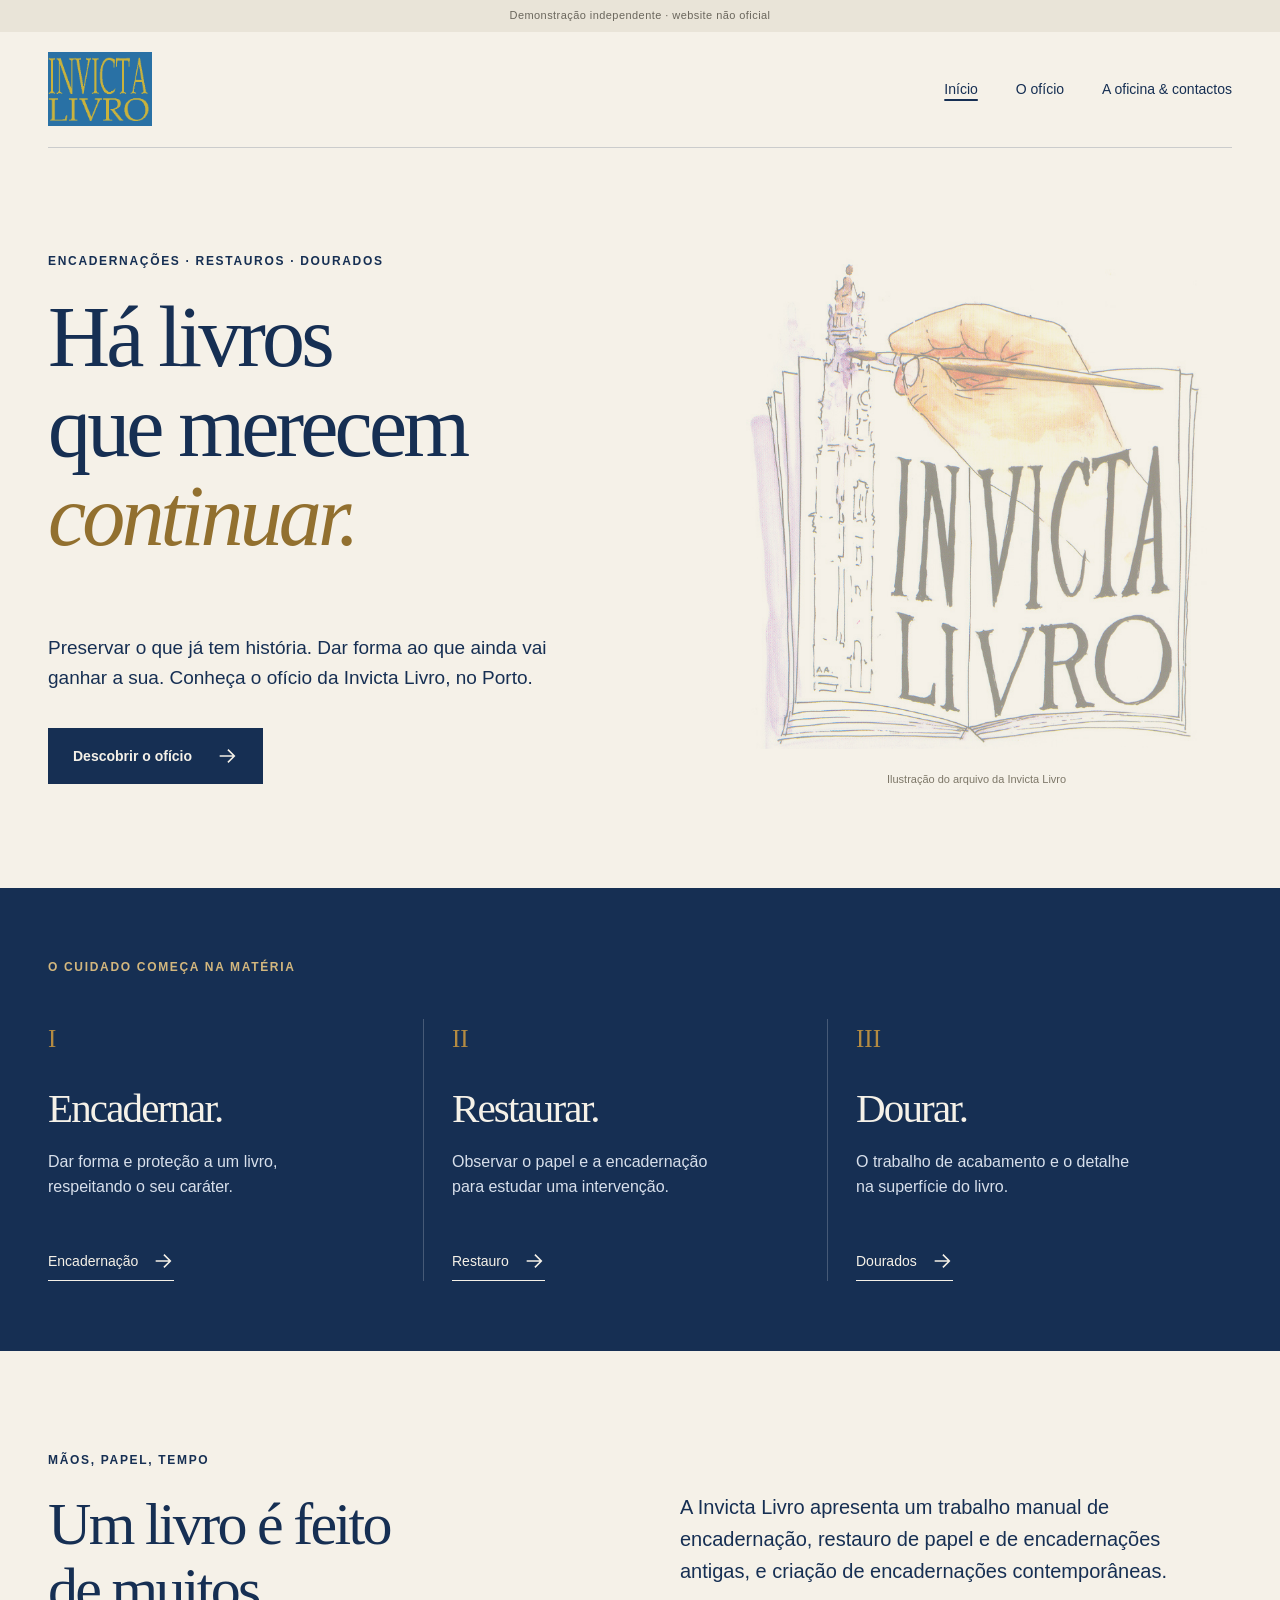
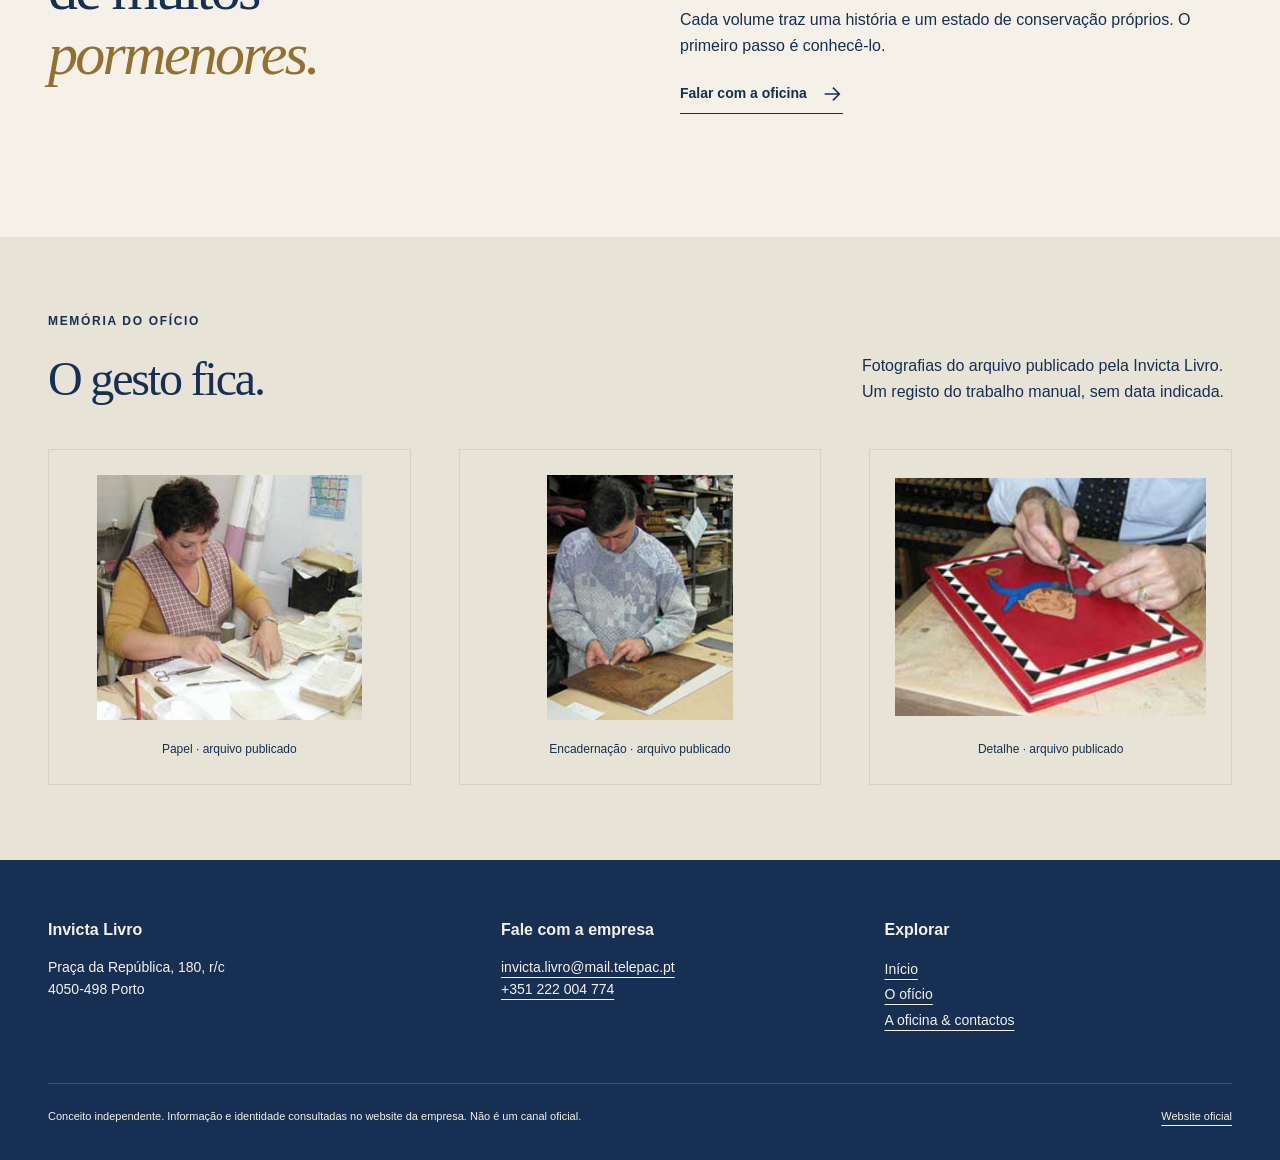
<file: index.html>
<!doctype html><html lang="pt-PT"><head><meta charset="utf-8"><meta name="viewport" content="width=device-width,initial-scale=1"><meta name="robots" content="noindex,nofollow,noarchive"><meta name="description" content="Conheça o ofício da Invicta Livro, na Praça da República, Porto."><meta name="theme-color" content="#152b4e"><title>Encadernação, restauro e dourados | Invicta Livro</title><link rel="icon" href="assets/logo.jpg"><link rel="stylesheet" href="style.css"><script src="script.js" defer></script></head><body><a class="skip" href="#conteudo">Saltar para o conteúdo</a><div class="demo">Demonstração independente · website não oficial</div><header class="wrap header"><a class="brand" href="index.html" aria-label="Invicta Livro — início"><img src="assets/logo.jpg" alt="Invicta Livro" class="" fetchpriority="high" decoding="async"></a><button class="menu" aria-expanded="false" aria-controls="nav">Menu</button><nav class="nav" id="nav" aria-label="Navegação principal"><a href="index.html" aria-current="page">Início</a><a href="oficio.html">O ofício</a><a href="contactos.html">A oficina & contactos</a></nav></header><main id="conteudo"><section class="book-hero wrap"><div class="book-title"><span class="eyebrow">Encadernações · restauros · dourados</span><h1>Há livros<br>que merecem<br><em>continuar.</em></h1><p class="lead">Preservar o que já tem história. Dar forma ao que ainda vai ganhar a sua. Conheça o ofício da Invicta Livro, no Porto.</p><a class="button" href="oficio.html">Descobrir o ofício<svg aria-hidden="true" viewBox="0 0 24 24" fill="none"><path d="M4 12h15M13 5l7 7-7 7" stroke="currentColor" stroke-width="1.7"/></svg></a></div><figure class="book-illustration"><img src="assets/ilustracao.jpg" alt="Ilustração histórica da Invicta Livro com livros e a Torre dos Clérigos" class="" fetchpriority="high" decoding="async"><figcaption>Ilustração do arquivo da Invicta Livro</figcaption></figure></section><section class="book-services"><div class="wrap"><span class="eyebrow">O cuidado começa na matéria</span><div class="grid3"><article><span class="roman">I</span><h2>Encadernar.</h2><p>Dar forma e proteção a um livro, respeitando o seu caráter.</p><a class="text-link" href="oficio.html#encadernacao">Encadernação<svg aria-hidden="true" viewBox="0 0 24 24" fill="none"><path d="M4 12h15M13 5l7 7-7 7" stroke="currentColor" stroke-width="1.7"/></svg></a></article><article><span class="roman">II</span><h2>Restaurar.</h2><p>Observar o papel e a encadernação para estudar uma intervenção.</p><a class="text-link" href="oficio.html#restauro">Restauro<svg aria-hidden="true" viewBox="0 0 24 24" fill="none"><path d="M4 12h15M13 5l7 7-7 7" stroke="currentColor" stroke-width="1.7"/></svg></a></article><article><span class="roman">III</span><h2>Dourar.</h2><p>O trabalho de acabamento e o detalhe na superfície do livro.</p><a class="text-link" href="oficio.html#dourados">Dourados<svg aria-hidden="true" viewBox="0 0 24 24" fill="none"><path d="M4 12h15M13 5l7 7-7 7" stroke="currentColor" stroke-width="1.7"/></svg></a></article></div></div></section><section class="section wrap book-story"><div><span class="eyebrow">Mãos, papel, tempo</span><h2>Um livro é feito<br>de muitos<br><em>pormenores.</em></h2></div><div><p class="lead">A Invicta Livro apresenta um trabalho manual de encadernação, restauro de papel e de encadernações antigas, e criação de encadernações contemporâneas.</p><p>Cada volume traz uma história e um estado de conservação próprios. O primeiro passo é conhecê-lo.</p><a class="text-link" href="contactos.html">Falar com a oficina<svg aria-hidden="true" viewBox="0 0 24 24" fill="none"><path d="M4 12h15M13 5l7 7-7 7" stroke="currentColor" stroke-width="1.7"/></svg></a></div></section><section class="book-archive"><div class="wrap"><div class="section-title"><div><span class="eyebrow">Memória do ofício</span><h2>O gesto fica.</h2></div><p>Fotografias do arquivo publicado pela Invicta Livro. Um registo do trabalho manual, sem data indicada.</p></div><div class="archive-grid"><figure><img src="assets/oficio-2.jpg" alt="Pessoa a trabalhar manualmente sobre papel numa fotografia de arquivo" class="" loading="lazy" decoding="async"><figcaption>Papel · arquivo publicado</figcaption></figure><figure><img src="assets/oficio-5.jpg" alt="Pessoa a trabalhar uma capa numa fotografia de arquivo" class="" loading="lazy" decoding="async"><figcaption>Encadernação · arquivo publicado</figcaption></figure><figure><img src="assets/oficio-8.jpg" alt="Detalhe de trabalho manual sobre uma capa decorada" class="" loading="lazy" decoding="async"><figcaption>Detalhe · arquivo publicado</figcaption></figure></div></div></section></main><footer class="footer"><div class="wrap"><div class="footer-top"><div><h3>Invicta Livro</h3><p>Praça da República, 180, r/c<br>4050-498 Porto</p></div><div><h3>Fale com a empresa</h3><p><a href="mailto:invicta.livro@mail.telepac.pt">invicta.livro@mail.telepac.pt</a><br><a href="tel:+351222004774">+351 222 004 774</a></p></div><div><h3>Explorar</h3><a href="index.html">Início</a><br><a href="oficio.html">O ofício</a><br><a href="contactos.html">A oficina & contactos</a><br></div></div><div class="footer-bottom"><p>Conceito independente. Informação e identidade consultadas no website da empresa. Não é um canal oficial.</p><a href="https://www.invictalivro.pt/" target="_blank" rel="noopener noreferrer">Website oficial</a></div></div></footer></body></html>
</file>
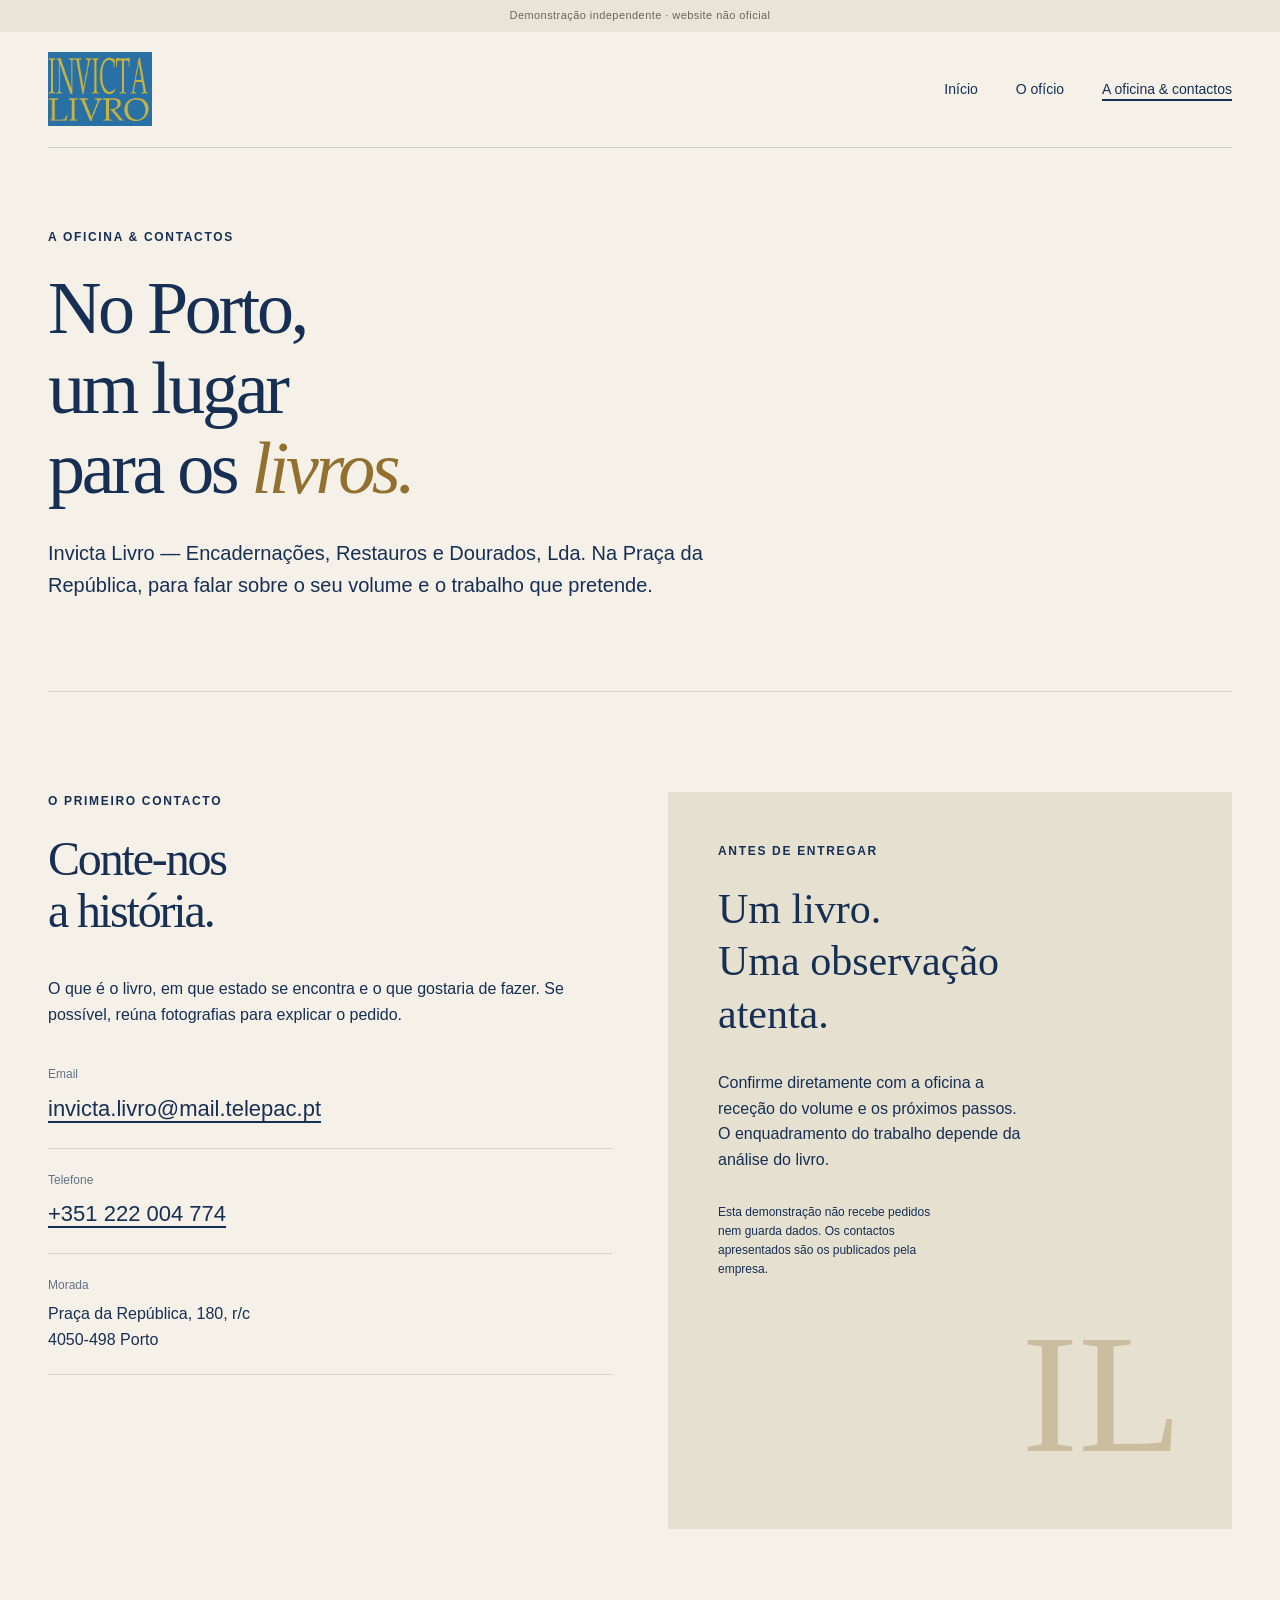
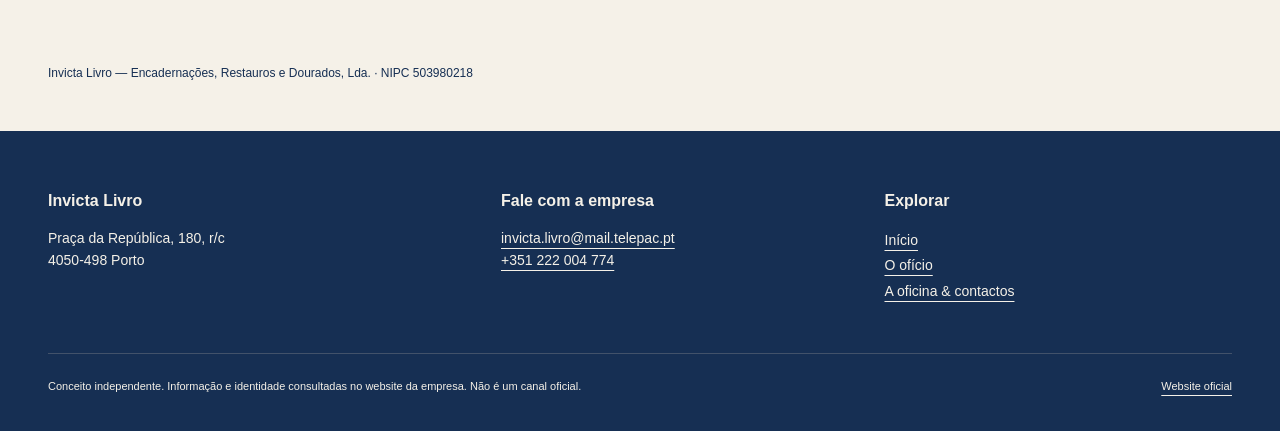
<file: contactos.html>
<!doctype html><html lang="pt-PT"><head><meta charset="utf-8"><meta name="viewport" content="width=device-width,initial-scale=1"><meta name="robots" content="noindex,nofollow,noarchive"><meta name="description" content="Contactos oficiais da Invicta Livro, no Porto."><meta name="theme-color" content="#152b4e"><title>A oficina & contactos | Invicta Livro</title><link rel="icon" href="assets/logo.jpg"><link rel="stylesheet" href="style.css"><script src="script.js" defer></script></head><body><a class="skip" href="#conteudo">Saltar para o conteúdo</a><div class="demo">Demonstração independente · website não oficial</div><header class="wrap header"><a class="brand" href="index.html" aria-label="Invicta Livro — início"><img src="assets/logo.jpg" alt="Invicta Livro" class="" fetchpriority="high" decoding="async"></a><button class="menu" aria-expanded="false" aria-controls="nav">Menu</button><nav class="nav" id="nav" aria-label="Navegação principal"><a href="index.html">Início</a><a href="oficio.html">O ofício</a><a href="contactos.html" aria-current="page">A oficina & contactos</a></nav></header><main id="conteudo"><section class="wrap page-head"><span class="eyebrow">A oficina & contactos</span><h1>No Porto,<br>um lugar<br>para os <em>livros.</em></h1><p class="lead">Invicta Livro — Encadernações, Restauros e Dourados, Lda. Na Praça da República, para falar sobre o seu volume e o trabalho que pretende.</p></section><section class="section wrap rule grid2" id="contactar"><div><span class="eyebrow">O primeiro contacto</span><h2>Conte-nos<br>a história.</h2><p>O que é o livro, em que estado se encontra e o que gostaria de fazer. Se possível, reúna fotografias para explicar o pedido.</p><ul class="contact-list"><li><span>Email</span><a href="mailto:invicta.livro@mail.telepac.pt">invicta.livro@mail.telepac.pt</a></li><li><span>Telefone</span><a href="tel:+351222004774">+351 222 004 774</a></li><li><span>Morada</span>Praça da República, 180, r/c<br>4050-498 Porto</li></ul></div><aside class="book-contact"><span class="eyebrow">Antes de entregar</span><h3>Um livro.<br>Uma observação<br>atenta.</h3><p>Confirme diretamente com a oficina a receção do volume e os próximos passos. O enquadramento do trabalho depende da análise do livro.</p><p class="small">Esta demonstração não recebe pedidos nem guarda dados. Os contactos apresentados são os publicados pela empresa.</p><span class="book-mark">IL</span></aside></section><div class="wrap archive-disclaimer"><p class="small">Invicta Livro — Encadernações, Restauros e Dourados, Lda. · NIPC 503980218</p></div></main><footer class="footer"><div class="wrap"><div class="footer-top"><div><h3>Invicta Livro</h3><p>Praça da República, 180, r/c<br>4050-498 Porto</p></div><div><h3>Fale com a empresa</h3><p><a href="mailto:invicta.livro@mail.telepac.pt">invicta.livro@mail.telepac.pt</a><br><a href="tel:+351222004774">+351 222 004 774</a></p></div><div><h3>Explorar</h3><a href="index.html">Início</a><br><a href="oficio.html">O ofício</a><br><a href="contactos.html">A oficina & contactos</a><br></div></div><div class="footer-bottom"><p>Conceito independente. Informação e identidade consultadas no website da empresa. Não é um canal oficial.</p><a href="https://www.invictalivro.pt/" target="_blank" rel="noopener noreferrer">Website oficial</a></div></div></footer></body></html>
</file>
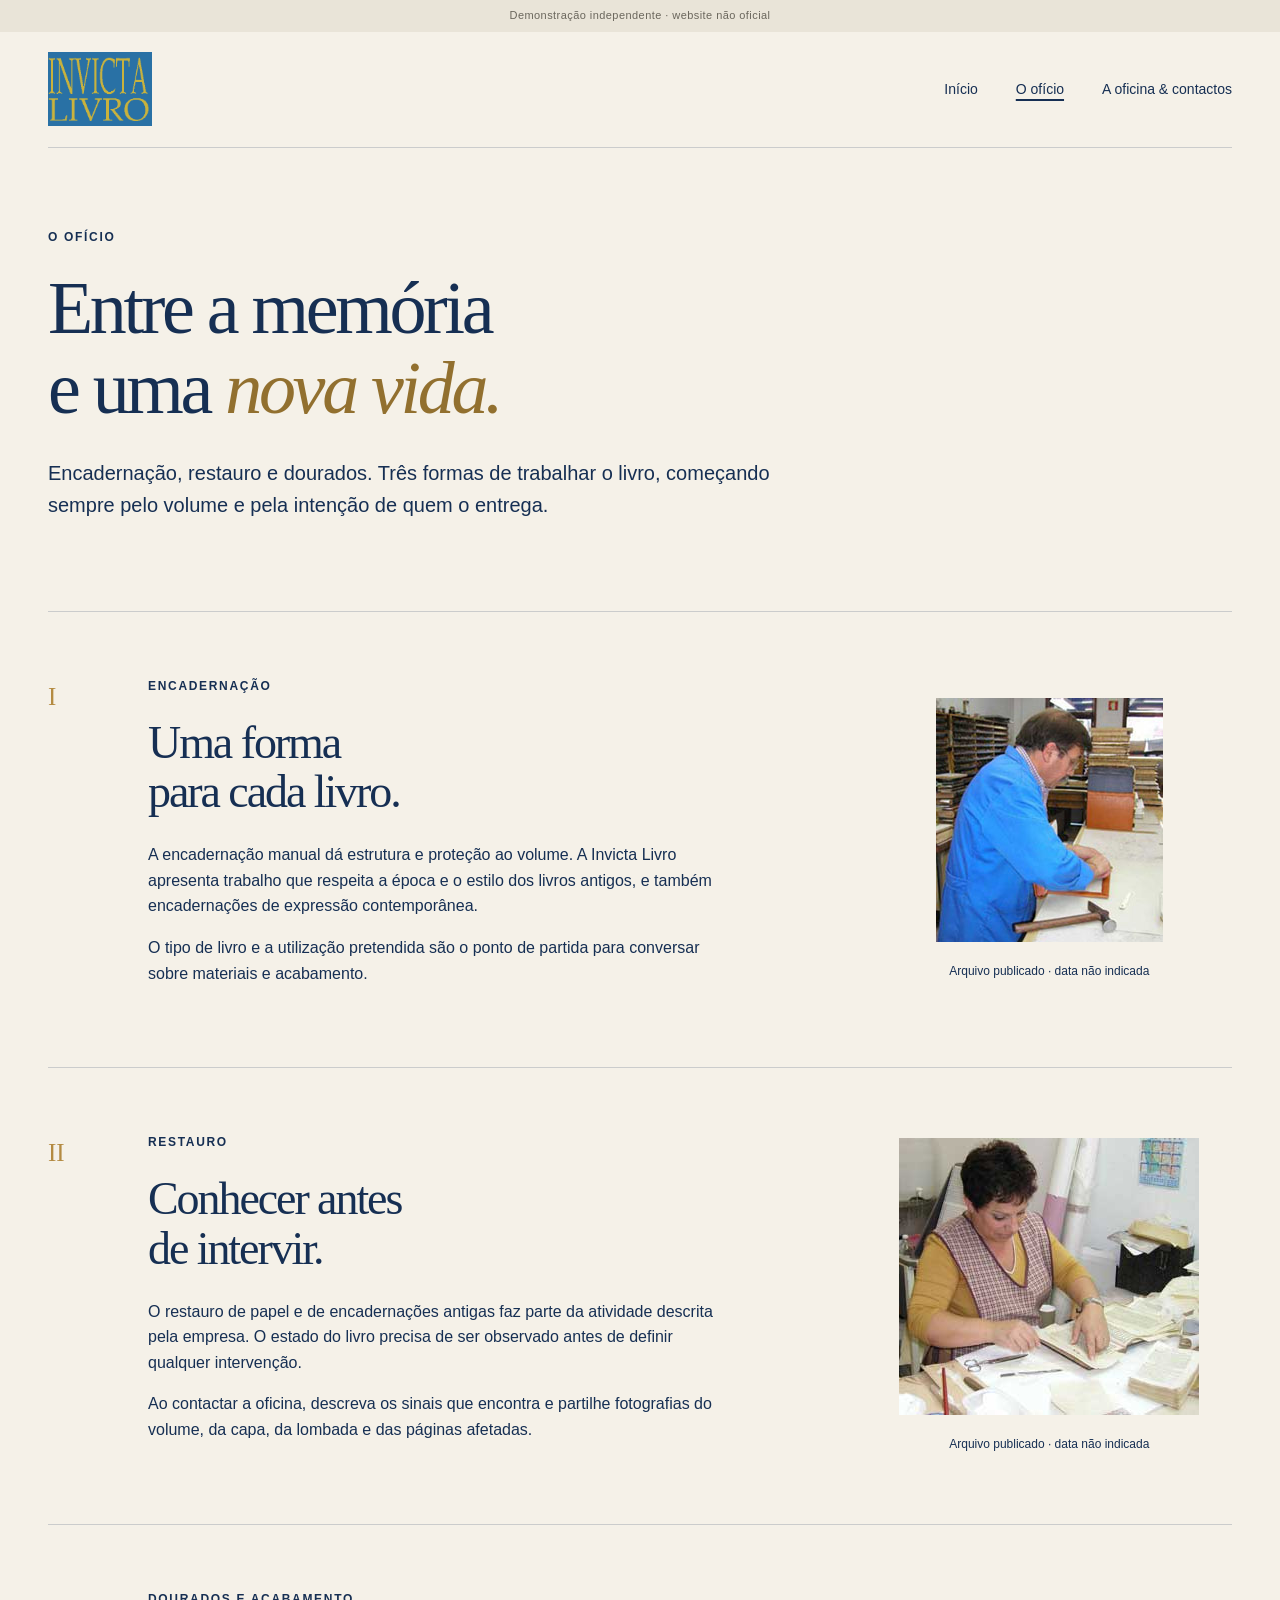
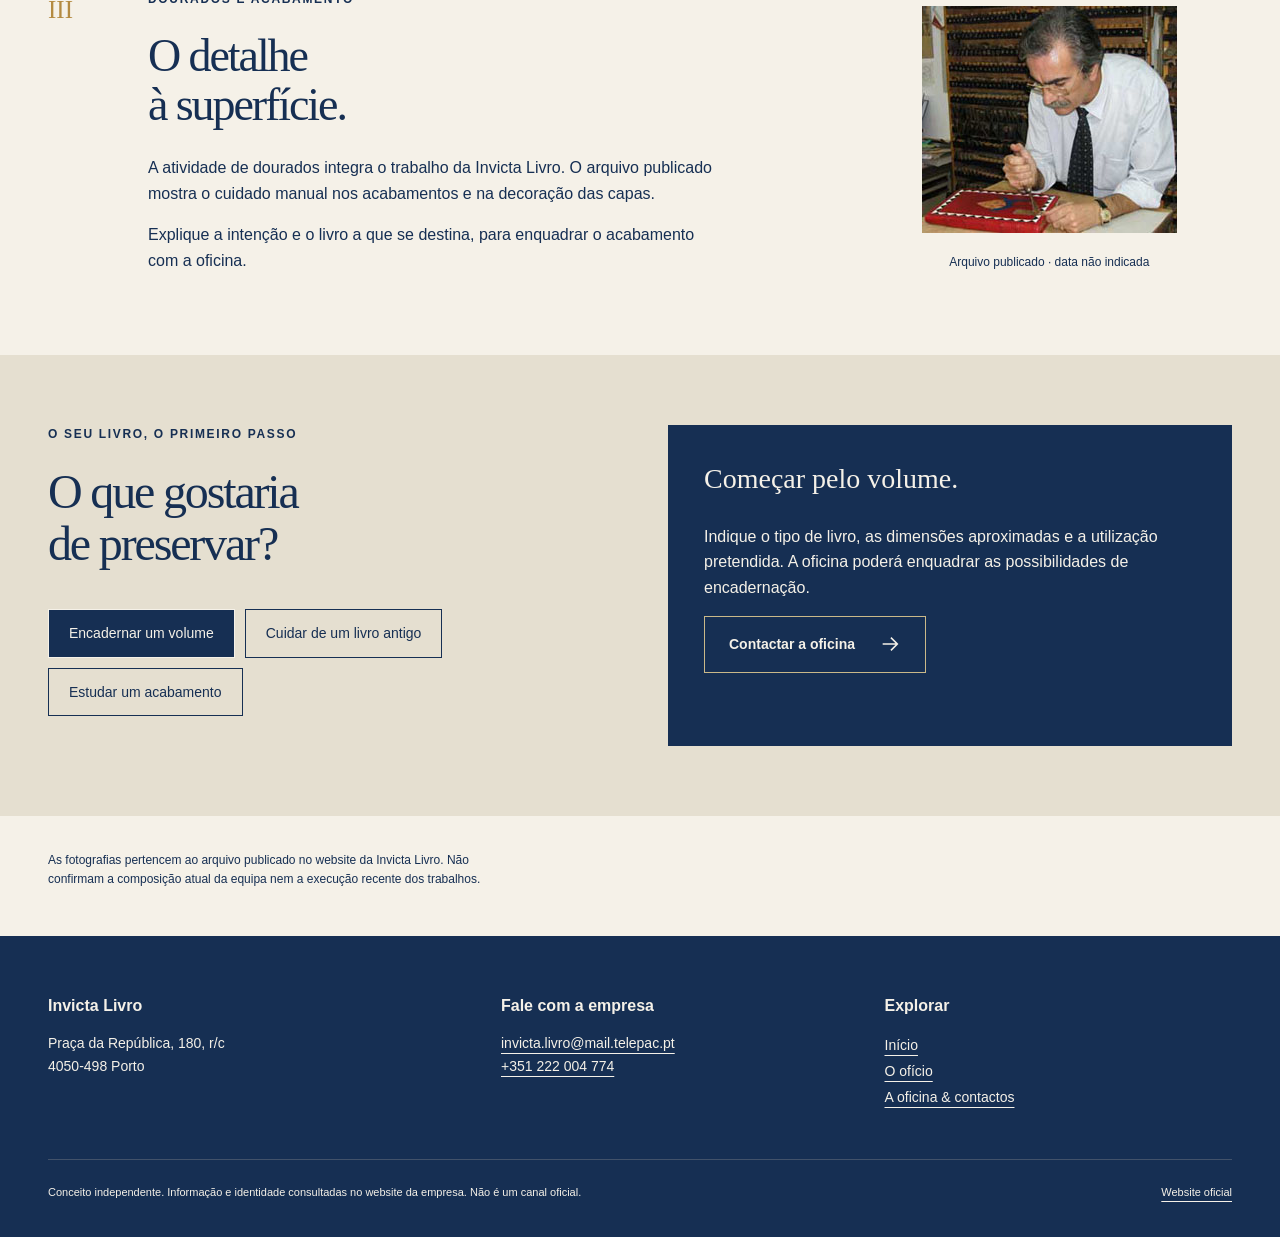
<file: oficio.html>
<!doctype html><html lang="pt-PT"><head><meta charset="utf-8"><meta name="viewport" content="width=device-width,initial-scale=1"><meta name="robots" content="noindex,nofollow,noarchive"><meta name="description" content="Encadernação, restauro e dourados apresentados pela Invicta Livro."><meta name="theme-color" content="#152b4e"><title>O ofício | Invicta Livro</title><link rel="icon" href="assets/logo.jpg"><link rel="stylesheet" href="style.css"><script src="script.js" defer></script></head><body><a class="skip" href="#conteudo">Saltar para o conteúdo</a><div class="demo">Demonstração independente · website não oficial</div><header class="wrap header"><a class="brand" href="index.html" aria-label="Invicta Livro — início"><img src="assets/logo.jpg" alt="Invicta Livro" class="" fetchpriority="high" decoding="async"></a><button class="menu" aria-expanded="false" aria-controls="nav">Menu</button><nav class="nav" id="nav" aria-label="Navegação principal"><a href="index.html">Início</a><a href="oficio.html" aria-current="page">O ofício</a><a href="contactos.html">A oficina & contactos</a></nav></header><main id="conteudo"><section class="wrap page-head"><span class="eyebrow">O ofício</span><h1>Entre a memória<br>e uma <em>nova vida.</em></h1><p class="lead">Encadernação, restauro e dourados. Três formas de trabalhar o livro, começando sempre pelo volume e pela intenção de quem o entrega.</p></section><section class="wrap book-chapters"><article id="encadernacao"><span class="roman">I</span><div><span class="eyebrow">Encadernação</span><h2>Uma forma<br>para cada livro.</h2><p>A encadernação manual dá estrutura e proteção ao volume. A Invicta Livro apresenta trabalho que respeita a época e o estilo dos livros antigos, e também encadernações de expressão contemporânea.</p><p>O tipo de livro e a utilização pretendida são o ponto de partida para conversar sobre materiais e acabamento.</p></div><figure><img src="assets/oficio-4.jpg" alt="Trabalho manual de encadernação numa fotografia do arquivo da Invicta Livro" class="" loading="lazy" decoding="async"><figcaption>Arquivo publicado · data não indicada</figcaption></figure></article><article id="restauro"><span class="roman">II</span><div><span class="eyebrow">Restauro</span><h2>Conhecer antes<br>de intervir.</h2><p>O restauro de papel e de encadernações antigas faz parte da atividade descrita pela empresa. O estado do livro precisa de ser observado antes de definir qualquer intervenção.</p><p>Ao contactar a oficina, descreva os sinais que encontra e partilhe fotografias do volume, da capa, da lombada e das páginas afetadas.</p></div><figure><img src="assets/oficio-2.jpg" alt="Trabalho sobre papel numa fotografia do arquivo da Invicta Livro" class="" loading="lazy" decoding="async"><figcaption>Arquivo publicado · data não indicada</figcaption></figure></article><article id="dourados"><span class="roman">III</span><div><span class="eyebrow">Dourados e acabamento</span><h2>O detalhe<br>à superfície.</h2><p>A atividade de dourados integra o trabalho da Invicta Livro. O arquivo publicado mostra o cuidado manual nos acabamentos e na decoração das capas.</p><p>Explique a intenção e o livro a que se destina, para enquadrar o acabamento com a oficina.</p></div><figure><img src="assets/oficio-7.jpg" alt="Trabalho manual numa capa decorada, fotografia do arquivo da Invicta Livro" class="" loading="lazy" decoding="async"><figcaption>Arquivo publicado · data não indicada</figcaption></figure></article></section><section class="book-selector"><div class="wrap grid2"><div><span class="eyebrow">O seu livro, o primeiro passo</span><h2>O que gostaria<br>de preservar?</h2><div class="pills" aria-label="Intenção do contacto"><button data-book="novo" aria-pressed="true">Encadernar um volume</button><button data-book="antigo" aria-pressed="false">Cuidar de um livro antigo</button><button data-book="acabamento" aria-pressed="false">Estudar um acabamento</button></div></div><div class="result" aria-live="polite"><h3 id="book-heading">Começar pelo volume.</h3><p id="book-guidance">Indique o tipo de livro, as dimensões aproximadas e a utilização pretendida. A oficina poderá enquadrar as possibilidades de encadernação.</p><a class="button" href="contactos.html#contactar">Contactar a oficina<svg aria-hidden="true" viewBox="0 0 24 24" fill="none"><path d="M4 12h15M13 5l7 7-7 7" stroke="currentColor" stroke-width="1.7"/></svg></a></div></div></section><div class="wrap archive-disclaimer"><p class="small">As fotografias pertencem ao arquivo publicado no website da Invicta Livro. Não confirmam a composição atual da equipa nem a execução recente dos trabalhos.</p></div></main><footer class="footer"><div class="wrap"><div class="footer-top"><div><h3>Invicta Livro</h3><p>Praça da República, 180, r/c<br>4050-498 Porto</p></div><div><h3>Fale com a empresa</h3><p><a href="mailto:invicta.livro@mail.telepac.pt">invicta.livro@mail.telepac.pt</a><br><a href="tel:+351222004774">+351 222 004 774</a></p></div><div><h3>Explorar</h3><a href="index.html">Início</a><br><a href="oficio.html">O ofício</a><br><a href="contactos.html">A oficina & contactos</a><br></div></div><div class="footer-bottom"><p>Conceito independente. Informação e identidade consultadas no website da empresa. Não é um canal oficial.</p><a href="https://www.invictalivro.pt/" target="_blank" rel="noopener noreferrer">Website oficial</a></div></div></footer></body></html>
</file>
<file: style.css>
*{box-sizing:border-box}html{scroll-behavior:smooth;scroll-padding-top:30px}body{margin:0;font-family:Arial,Helvetica,sans-serif;line-height:1.6}img{display:block;max-width:100%;height:auto}a{color:inherit;text-underline-offset:5px}button,input,select,textarea{font:inherit}button,a{-webkit-tap-highlight-color:transparent}button{cursor:pointer}button:focus-visible,a:focus-visible,summary:focus-visible{outline:3px solid #d66b29;outline-offset:5px}svg{width:22px;height:22px;flex:none}h1,h2,h3,p{margin-top:0}h1,h2{line-height:1.08;letter-spacing:-.045em}h3{line-height:1.25}p{max-width:65ch}.wrap{width:min(1280px,calc(100% - 96px));margin:auto}.demo{font-size:11px;letter-spacing:.04em;padding:7px 24px;text-align:center}.skip{position:absolute;left:16px;top:-80px;z-index:20;padding:12px;background:white;color:black}.skip:focus{top:10px}.header{display:flex;align-items:center;justify-content:space-between;gap:32px;min-height:104px}.brand{display:block;flex:none}.brand img{width:170px;max-height:68px;object-fit:contain}.nav{display:flex;gap:32px;align-items:center}.nav a{text-decoration:none;font-size:14px}.nav a[aria-current=page]{text-decoration:underline;text-decoration-thickness:2px}.menu{display:none;border:1px solid currentColor;padding:10px 16px;background:none;color:inherit}.eyebrow{font-size:12px;font-weight:700;letter-spacing:.14em;text-transform:uppercase;display:block;margin-bottom:22px}.button{display:inline-flex;gap:24px;align-items:center;justify-content:space-between;text-decoration:none;padding:16px 24px;border:1px solid currentColor;font-size:14px;font-weight:700;min-height:56px}.text-link{display:inline-flex;align-items:center;gap:14px;font-size:14px;font-weight:700;text-decoration:none;border-bottom:1px solid;padding:8px 0}.section{padding:100px 0}.section-title{display:flex;justify-content:space-between;align-items:end;gap:40px;margin-bottom:44px}.section-title h2{font-size:48px;max-width:700px;margin-bottom:0}.section-title p{max-width:370px;margin-bottom:0}.grid2{display:grid;grid-template-columns:1fr 1fr;gap:56px}.grid3{display:grid;grid-template-columns:repeat(3,1fr);gap:28px}.muted{opacity:.72}.small,figcaption{font-size:12px;line-height:1.6}.lead{font-size:20px;line-height:1.6}.page-head{padding:80px 0 70px}.page-head h1{font-size:74px;max-width:900px;margin-bottom:28px}.page-head .lead{max-width:740px}.rule{border-top:1px solid #9995}.footer{padding:60px 0 24px}.footer-top{display:grid;grid-template-columns:1.2fr 1fr 1fr;gap:36px;padding-bottom:50px}.footer h3{font-size:16px}.footer p,.footer a{font-size:14px}.footer a{overflow-wrap:anywhere}.footer-bottom{border-top:1px solid #9995;padding-top:24px;display:flex;gap:30px;justify-content:space-between}.footer-bottom p{font-size:11px;max-width:750px}.footer-bottom a{font-size:11px;white-space:nowrap}figure{margin:0}.contact-list{list-style:none;padding:0;margin:0}.contact-list li{border-bottom:1px solid #9995;padding:22px 0}.contact-list a{font-size:24px;overflow-wrap:anywhere}.contact-list span{font-size:12px;display:block;opacity:.65;margin-bottom:6px}.pills{display:flex;gap:10px;flex-wrap:wrap;margin-bottom:30px}.pills button{padding:12px 20px;border:1px solid currentColor;background:none;color:inherit;font-size:14px}.pills button[aria-pressed=true]{background:var(--ink);color:var(--paper)}.result{padding:36px;background:var(--paper);color:var(--ink)}.result h3{font-size:28px}.result ul{padding-left:20px}details{border-top:1px solid #9995;padding:22px 0}summary{cursor:pointer;font-weight:700;list-style:none;display:flex;justify-content:space-between;gap:20px}summary:after{content:'+';font-size:24px;font-weight:400}details[open] summary:after{content:'−'}details p{margin:20px 0 0}body:has(.nav.open){overflow-x:hidden}[hidden]{display:none!important}@media(prefers-reduced-motion:reduce){html{scroll-behavior:auto}*{transition:none!important}}@media(max-width:760px){.wrap{width:calc(100% - 40px)}.demo{font-size:10px;padding:7px 10px}.header{min-height:84px;position:relative;gap:15px;flex-wrap:wrap}.brand img{width:140px;max-height:58px}.menu{display:block}.nav{display:none;width:100%;padding:8px 0 28px;gap:0;flex-direction:column;align-items:stretch}.nav.open{display:flex}.nav a{padding:13px 0;border-top:1px solid #9995}.section{padding:62px 0}.section-title{display:block;margin-bottom:30px}.section-title h2{font-size:37px;margin-bottom:20px}.grid2,.grid3{grid-template-columns:1fr;gap:30px}.page-head{padding:52px 0}.page-head h1{font-size:47px}.lead{font-size:18px}.footer-top{grid-template-columns:1fr;gap:22px;padding-bottom:30px}.footer-bottom{display:block}.footer-bottom a{display:inline-block;margin:6px 0}.button{padding:15px 18px}.result{padding:24px}.contact-list a{font-size:22px}.section-title p{max-width:none}} :root{--ink:#162f53;--paper:#f5f1e8;--gold:#b48b42}body{background:var(--paper);color:var(--ink)}.demo{background:#e9e4d8;color:#6a665c}.header{border-bottom:1px solid #162f5330;min-height:116px}.header .brand img{width:104px;max-height:78px;mix-blend-mode:multiply}.nav{gap:38px}.button{border-color:var(--ink);background:var(--ink);color:var(--paper)}h1,h2,h3{font-family:Georgia,'Times New Roman',serif;font-weight:400}.book-hero{display:grid;grid-template-columns:1.2fr 1fr;gap:60px;align-items:center;padding-top:80px;padding-bottom:80px}.book-hero h1{font-size:86px;line-height:1.04;font-weight:400}.book-hero em,.page-head em,.book-story em{color:#92702f;font-weight:400}.book-title .lead{max-width:500px;font-size:19px}.book-title .button{margin-top:15px}.book-illustration{padding:20px 25px;text-align:center}.book-illustration img{max-height:540px;width:auto;margin:auto;mix-blend-mode:multiply}.book-illustration figcaption{font-size:11px;color:#7d7768;margin-top:22px}.book-services{padding:70px 0;background:var(--ink);color:var(--paper)}.book-services>.wrap>.eyebrow{color:#d3b77e;margin-bottom:42px}.book-services article{padding-right:28px;border-right:1px solid #ffffff35}.book-services article:last-child{border:0}.roman{font-family:Georgia,serif;font-size:25px;color:var(--gold)}.book-services h2{font-size:41px;margin:27px 0 18px}.book-services p{font-size:16px;max-width:31ch;min-height:77px;color:#d7dfeb}.book-services .text-link{font-weight:400}.book-story{display:grid;grid-template-columns:1fr 1fr;gap:80px}.book-story h2{font-size:60px}.book-story>div+div{padding-top:40px}.book-archive{background:#e8e3d7;padding:75px 0}.archive-grid{display:grid;grid-template-columns:repeat(3,1fr);gap:48px}.archive-grid figure{border:1px solid #a795743d;padding:25px;display:flex;flex-direction:column;align-items:center;justify-content:center}.archive-grid img{height:245px;width:auto;max-width:100%;object-fit:contain}.archive-grid figcaption{margin-top:20px}.page-head h1{font-weight:400}.book-chapters article{padding:65px 0;border-top:1px solid #162f5330;display:grid;grid-template-columns:60px 1.3fr .7fr;gap:40px}.book-chapters h2{font-size:46px;margin-bottom:25px}.book-chapters p{max-width:580px}.book-chapters figure{display:flex;flex-direction:column;align-items:center;justify-content:center;gap:20px}.book-chapters img{max-height:280px;width:auto;max-width:100%;object-fit:contain}.book-selector{background:#e5dfd0;padding:70px 0}.book-selector h2{font-size:45px}.book-selector .result{background:var(--ink);color:var(--paper)}.book-selector .result .button{border-color:#cab989}.book-selector .pills{margin-top:30px}.archive-disclaimer{padding:35px 0}.book-contact{padding:50px;background:#e6e0d1;position:relative;overflow:hidden}.book-contact h3{font-size:42px;margin-bottom:30px}.book-contact p{position:relative;z-index:1;max-width:35ch}.book-contact .small{margin-top:30px}.book-mark{font-family:Georgia,serif;font-size:170px;color:#cbbd9f;line-height:1;display:block;text-align:right;margin-top:30px}.grid2>div>h2{font-size:48px}.footer{background:var(--ink);color:#f5f1e8}.footer h3{font-family:Arial,sans-serif;font-weight:700}.contact-list a{font-size:22px}@media(max-width:1100px){.book-hero h1{font-size:71px}.book-hero{gap:30px}.archive-grid{gap:25px}.archive-grid img{height:205px}.book-chapters article{gap:30px;grid-template-columns:35px 1.2fr .8fr}}@media(max-width:760px){.header{min-height:98px}.header .brand img{width:89px;max-height:67px}.book-hero{grid-template-columns:1fr;padding-top:48px;padding-bottom:55px;gap:35px}.book-hero h1{font-size:58px}.book-hero .eyebrow{font-size:10px}.book-illustration{padding:0 24px}.book-illustration img{height:330px}.book-services{padding:55px 0}.book-services article{border:0;border-top:1px solid #ffffff35;padding:25px 0 0}.book-services h2{font-size:36px;margin-top:20px}.book-services p{min-height:0}.book-story{grid-template-columns:1fr;gap:8px}.book-story h2{font-size:44px}.book-story>div+div{padding-top:0}.book-archive{padding:55px 0}.archive-grid{grid-template-columns:1fr;gap:25px}.archive-grid img{height:245px;max-width:100%}.page-head h1{font-size:52px}.book-chapters article{grid-template-columns:1fr;gap:20px;padding:40px 0}.book-chapters h2{font-size:39px}.book-chapters figure{align-items:start}.book-chapters figure img{align-self:center}.book-chapters figure figcaption{align-self:center}.book-selector{padding:55px 0}.book-selector h2{font-size:39px}.book-contact{padding:35px 25px}.book-contact h3{font-size:38px}.grid2>div>h2{font-size:39px}.contact-list a{font-size:20px}.book-mark{font-size:135px}}
</file>
